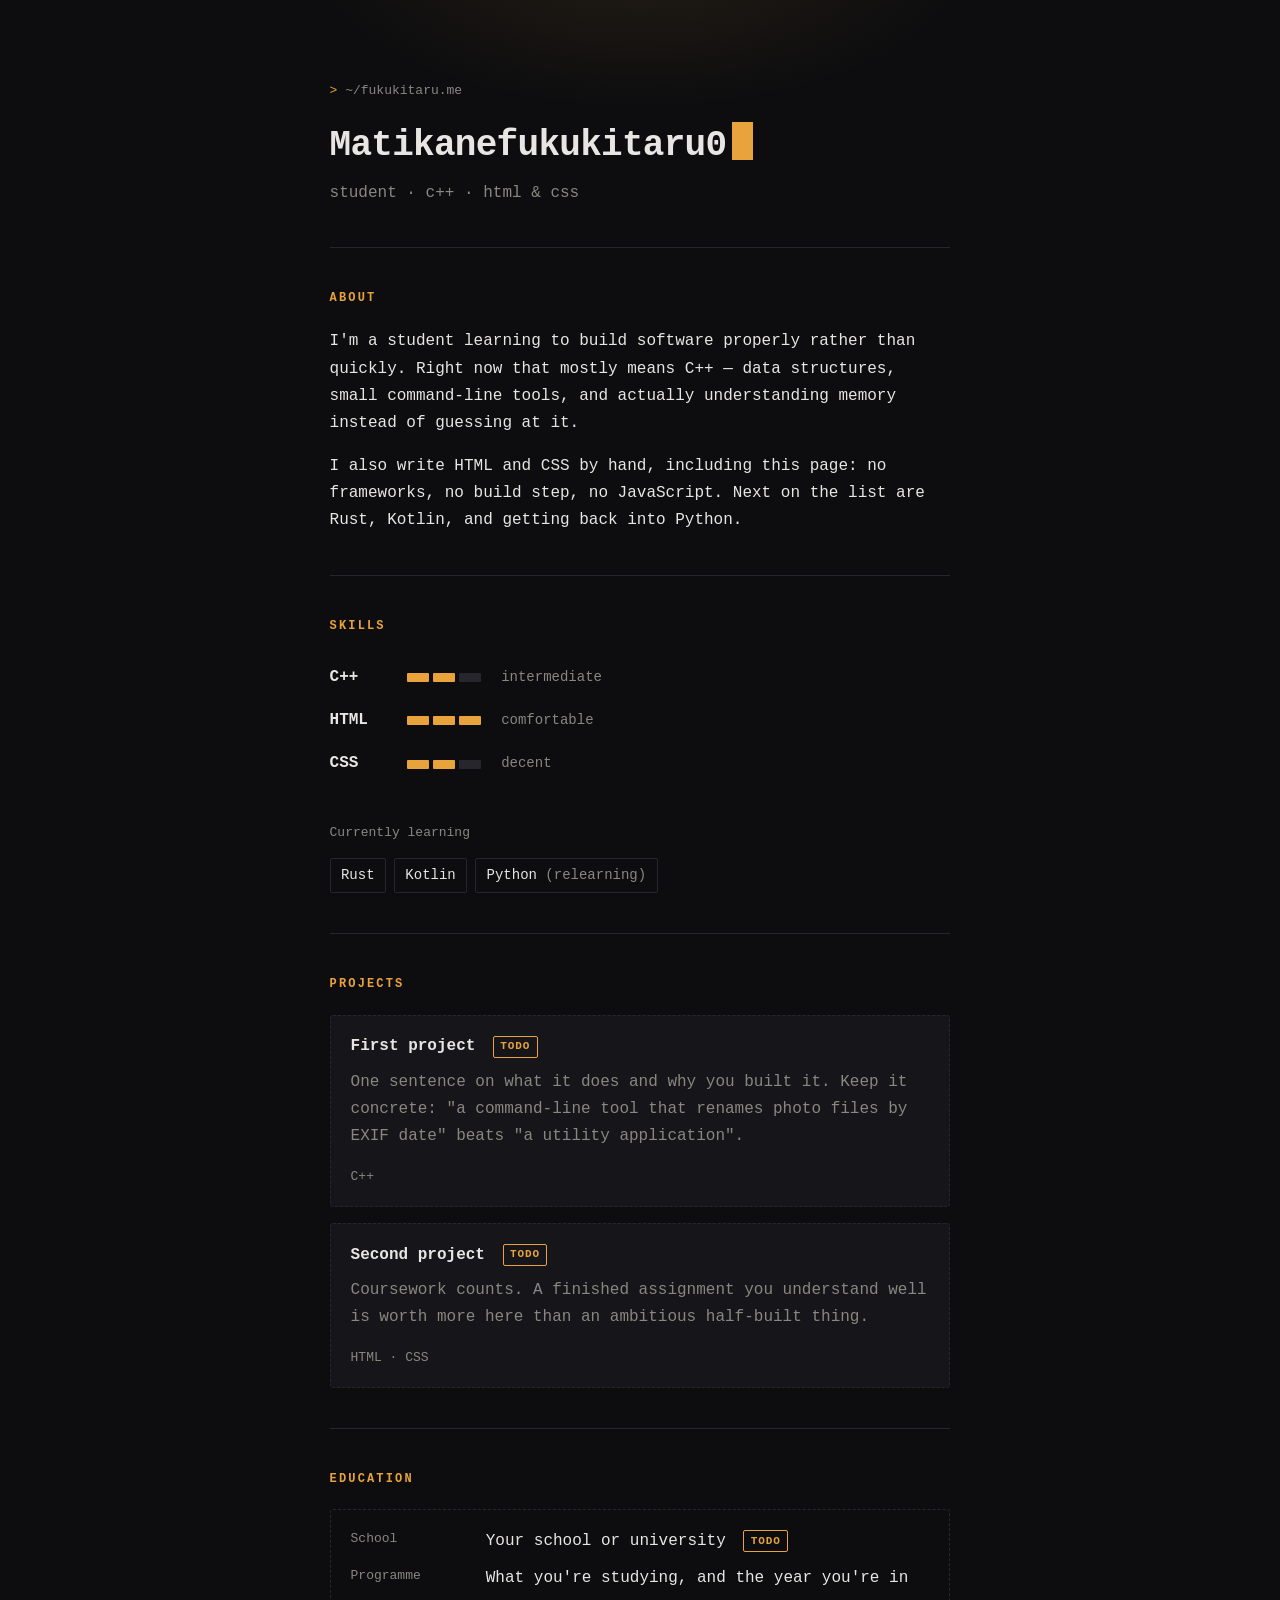
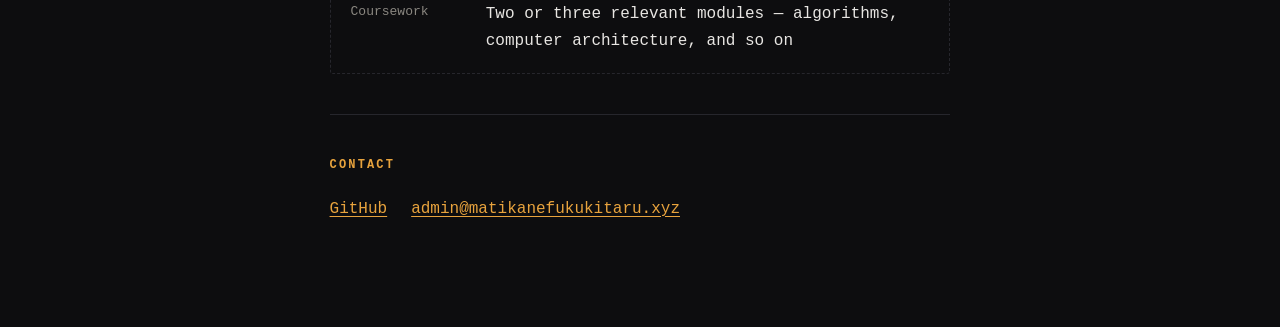
<file: index.html>
<!doctype html>
<html lang="en">
<head>
<meta charset="utf-8">
<meta name="viewport" content="width=device-width, initial-scale=1">
<title>Matikanefukukitaru0 — student developer</title>
<meta name="description" content="Personal site of Matikanefukukitaru0: a student learning C++, writing HTML and CSS by hand, and picking up Rust, Kotlin and Python.">
<meta name="color-scheme" content="dark">

<!-- Link previews (Discord, Slack, Twitter, etc.) -->
<meta property="og:type" content="website">
<meta property="og:title" content="Matikanefukukitaru0 — student developer">
<meta property="og:description" content="Student. C++, HTML and CSS. Learning Rust, Kotlin and Python.">
<meta property="og:url" content="https://fukukitaru.me/">
<meta name="twitter:card" content="summary">

<link rel="icon" href="/favicon.svg" type="image/svg+xml">
<link rel="stylesheet" href="/style.css">
</head>
<body>

<a class="skip" href="#main">Skip to content</a>

<div class="wrap">

  <header class="hero">
    <p class="prompt" aria-hidden="true">~/fukukitaru.me</p>
    <h1>Matikanefukukitaru0<span class="caret" aria-hidden="true"></span></h1>
    <p class="tagline">student &middot; c++ &middot; html &amp; css</p>
  </header>

  <main id="main">

    <section class="section" aria-labelledby="about-h">
      <h2 class="label" id="about-h">About</h2>
      <p>
        I'm a student learning to build software properly rather than quickly.
        Right now that mostly means C++ &mdash; data structures, small
        command-line tools, and actually understanding memory instead of
        guessing at it.
      </p>
      <p>
        I also write HTML and CSS by hand, including this page: no frameworks,
        no build step, no JavaScript. Next on the list are Rust, Kotlin, and
        getting back into Python.
      </p>
    </section>

    <section class="section" aria-labelledby="skills-h">
      <h2 class="label" id="skills-h">Skills</h2>

      <!--
        The meter is decorative; the word on the right is the real statement.
        To change a level, add or remove class="on" from the <i> segments.
        1 of 3 = learning, 2 of 3 = working knowledge, 3 of 3 = comfortable.
      -->
      <ul class="skills">
        <li class="skill">
          <span class="skill-name">C++</span>
          <span class="meter" aria-hidden="true"><i class="on"></i><i class="on"></i><i></i></span>
          <span class="skill-note">intermediate</span>
        </li>
        <li class="skill">
          <span class="skill-name">HTML</span>
          <span class="meter" aria-hidden="true"><i class="on"></i><i class="on"></i><i class="on"></i></span>
          <span class="skill-note">comfortable</span>
        </li>
        <li class="skill">
          <span class="skill-name">CSS</span>
          <span class="meter" aria-hidden="true"><i class="on"></i><i class="on"></i><i></i></span>
          <span class="skill-note">decent</span>
        </li>
      </ul>

      <h3 class="sub">Currently learning</h3>
      <ul class="chips">
        <li>Rust</li>
        <li>Kotlin</li>
        <li>Python <span class="chip-note">(relearning)</span></li>
      </ul>
    </section>

    <section class="section" aria-labelledby="projects-h">
      <h2 class="label" id="projects-h">Projects</h2>

      <!--
        ======================= READ ME =======================
        Replace both cards below with real projects, or delete
        this whole <section> until you have something to show.
        Two cards that say TODO are better than fake projects,
        but worse than no section at all.

        Template for a new card:

        <article class="card">
          <h3 class="card-title">
            <a href="https://github.com/Matikanefukukitaru0/REPO">Project name</a>
          </h3>
          <p>One sentence: what it does and why you built it.</p>
          <p class="stack">C++ &middot; CMake</p>
        </article>
        =======================================================
      -->

      <article class="card todo">
        <h3 class="card-title">First project <span class="badge">TODO</span></h3>
        <p>
          One sentence on what it does and why you built it. Keep it concrete:
          "a command-line tool that renames photo files by EXIF date" beats
          "a utility application".
        </p>
        <p class="stack">C++</p>
      </article>

      <article class="card todo">
        <h3 class="card-title">Second project <span class="badge">TODO</span></h3>
        <p>
          Coursework counts. A finished assignment you understand well is worth
          more here than an ambitious half-built thing.
        </p>
        <p class="stack">HTML &middot; CSS</p>
      </article>
    </section>

    <section class="section" aria-labelledby="edu-h">
      <h2 class="label" id="edu-h">Education</h2>
      <!-- Fill in school, programme and years. Drop the "todo" class once real. -->
      <dl class="facts todo">
        <dt>School</dt>
        <dd>Your school or university <span class="badge">TODO</span></dd>
        <dt>Programme</dt>
        <dd>What you're studying, and the year you're in</dd>
        <dt>Coursework</dt>
        <dd>Two or three relevant modules &mdash; algorithms, computer architecture, and so on</dd>
      </dl>
    </section>

  </main>

  <footer class="footer">
    <h2 class="label">Contact</h2>
    <ul class="links">
      <li><a href="https://github.com/Matikanefukukitaru0">GitHub</a></li>
      <li><a href="mailto:admin@matikanefukukitaru.xyz">admin@matikanefukukitaru.xyz</a></li>
    </ul>
  </footer>

</div>

</body>
</html>
</file>
<file: style.css>
/* ---------------------------------------------------------------
   fukukitaru.me — one stylesheet, no dependencies.
   Every colour and size worth touching is a variable below.
   --------------------------------------------------------------- */

:root {
  --bg:      #0d0d0f;   /* page background      */
  --surface: #15151a;   /* cards                */
  --text:    #e8e6e3;   /* body text            */
  --muted:   #8a8780;   /* secondary text       */
  --line:    #26262c;   /* hairlines, empty meter segments */
  --accent:  #e8a33d;   /* amber — the only accent colour */

  /* System monospace: zero network requests, renders instantly.
     Want JetBrains Mono instead? Add its <link> in index.html and
     put "JetBrains Mono" at the front of this list. */
  --mono: ui-monospace, "SF Mono", SFMono-Regular, "JetBrains Mono",
          Menlo, Consolas, "Liberation Mono", monospace;

  --measure: 68ch;      /* comfortable reading width */
}

*, *::before, *::after { box-sizing: border-box; }

html { -webkit-text-size-adjust: 100%; }

body {
  margin: 0;
  background: var(--bg);
  color: var(--text);
  font: 400 16px/1.7 var(--mono);
  /* Faint glow behind the top of the page. Fixed so it never tiles. */
  background-image: radial-gradient(
    60ch 28ch at 50% -6ch,
    rgba(232, 163, 61, 0.10),
    transparent 70%
  );
  background-repeat: no-repeat;
}

.wrap {
  max-width: var(--measure);
  margin-inline: auto;
  padding: 0 1rem 4rem;
}

/* --- Skip link: hidden until keyboard-focused ------------------ */

.skip {
  position: absolute;
  left: -9999px;
}
.skip:focus {
  left: 1rem;
  top: 1rem;
  z-index: 10;
  padding: 0.5rem 0.75rem;
  background: var(--surface);
  border: 1px solid var(--accent);
  color: var(--text);
  text-decoration: none;
}

/* --- Header ---------------------------------------------------- */

.hero {
  padding: 5rem 0 2.5rem;
}

.prompt {
  margin: 0 0 1.25rem;
  color: var(--muted);
  font-size: 0.8125rem;
}
.prompt::before {
  content: "> ";
  color: var(--accent);
}

h1 {
  margin: 0;
  /* The handle is long — let it scale down on narrow screens
     instead of overflowing. */
  font-size: clamp(1.5rem, 7vw, 2.25rem);
  font-weight: 600;
  letter-spacing: -0.02em;
  line-height: 1.2;
  overflow-wrap: break-word;
}

.caret {
  display: inline-block;
  width: 0.6em;
  height: 1.05em;
  margin-left: 0.15em;
  background: var(--accent);
  vertical-align: -0.12em;
  animation: blink 1.2s step-end infinite;
}

@keyframes blink {
  50% { opacity: 0; }
}

.tagline {
  margin: 0.75rem 0 0;
  color: var(--muted);
}

/* --- Sections -------------------------------------------------- */

.section,
.footer {
  padding: 2.5rem 0;
  border-top: 1px solid var(--line);
}

.label {
  margin: 0 0 1.25rem;
  color: var(--accent);
  font-size: 0.75rem;
  font-weight: 600;
  letter-spacing: 0.18em;
  text-transform: uppercase;
}

.sub {
  margin: 2.25rem 0 0.9rem;
  color: var(--muted);
  font-size: 0.8125rem;
  font-weight: 400;
}

p { margin: 0 0 1rem; }
p:last-child { margin-bottom: 0; }

/* --- Links ----------------------------------------------------- */

a {
  color: var(--accent);
  text-decoration-thickness: 1px;
  text-underline-offset: 0.2em;
  transition: text-underline-offset 120ms ease;
}
a:hover { text-underline-offset: 0.35em; }

:focus-visible {
  outline: 2px solid var(--accent);
  outline-offset: 3px;
}

/* --- Skills ---------------------------------------------------- */

.skills {
  margin: 0;
  padding: 0;
  list-style: none;
}

.skill {
  display: grid;
  grid-template-columns: 6ch auto 1fr;
  gap: 0 1.25rem;
  align-items: center;
  padding: 0.5rem 0;
}

.skill-name { font-weight: 600; }

.skill-note {
  color: var(--muted);
  font-size: 0.875rem;
}

.meter {
  display: inline-flex;
  gap: 4px;
}
.meter i {
  width: 22px;
  height: 9px;
  background: var(--line);
  border-radius: 1px;
}
.meter i.on { background: var(--accent); }

/* --- Chips ----------------------------------------------------- */

.chips {
  display: flex;
  flex-wrap: wrap;
  gap: 0.5rem;
  margin: 0;
  padding: 0;
  list-style: none;
}
.chips li {
  padding: 0.3rem 0.65rem;
  border: 1px solid var(--line);
  border-radius: 2px;
  color: var(--text);
  font-size: 0.875rem;
}
.chip-note { color: var(--muted); }

/* --- Project cards --------------------------------------------- */

.card {
  padding: 1.1rem 1.25rem;
  margin-bottom: 1rem;
  background: var(--surface);
  border: 1px solid var(--line);
  border-radius: 3px;
  transition: border-color 120ms ease;
}
.card:last-child { margin-bottom: 0; }
.card:hover { border-color: #3a3a44; }

.card-title {
  margin: 0 0 0.5rem;
  font-size: 1rem;
  font-weight: 600;
}

.stack {
  margin: 0.75rem 0 0;
  color: var(--muted);
  font-size: 0.8125rem;
}

/* --- Education facts ------------------------------------------- */

.facts {
  display: grid;
  grid-template-columns: 12ch 1fr;
  gap: 0.6rem 1.25rem;
  margin: 0;
}
.facts dt {
  color: var(--muted);
  font-size: 0.8125rem;
}
.facts dd { margin: 0; }

/* The dashed placeholder box needs its own border and padding, otherwise
   the text sits directly on the dashes. */
.facts.todo {
  padding: 1.1rem 1.25rem;
  border: 1px dashed var(--line);
  border-radius: 3px;
}

/* --- Unfinished content ----------------------------------------
   Anything still carrying .todo is placeholder text. Remove the
   class (and the <span class="badge">) once it says something real. */

.todo {
  border-style: dashed;
  color: var(--muted);
}
.todo .card-title,
.todo dd { color: var(--text); }

.badge {
  display: inline-block;
  margin-left: 0.5rem;
  padding: 0.05rem 0.4rem;
  border: 1px solid var(--accent);
  border-radius: 2px;
  color: var(--accent);
  font-size: 0.6875rem;
  font-weight: 600;
  letter-spacing: 0.08em;
  vertical-align: 0.1em;
}

/* --- Footer ---------------------------------------------------- */

.links {
  display: flex;
  flex-wrap: wrap;
  gap: 0.5rem 1.5rem;
  margin: 0;
  padding: 0;
  list-style: none;
}

.fineprint {
  margin: 2rem 0 0;
  color: var(--muted);
  font-size: 0.75rem;
}

/* --- 404 ------------------------------------------------------- */

.notfound {
  padding: 6rem 0 2.5rem;
  border: 0;
}
.notfound h1 { font-size: clamp(2.5rem, 12vw, 4rem); }

/* --- Narrow screens -------------------------------------------- */

@media (max-width: 30rem) {
  .hero { padding-top: 3.5rem; }

  /* Stack the meter under the name so nothing gets squeezed. */
  .skill {
    grid-template-columns: 1fr auto;
    gap: 0.35rem 1rem;
  }
  .skill-name { grid-row: 1; grid-column: 1; }
  .skill-note { grid-row: 1; grid-column: 2; text-align: right; }
  .meter      { grid-row: 2; grid-column: 1 / -1; }

  .facts { grid-template-columns: 1fr; gap: 0.2rem; }
  .facts dd { margin-bottom: 0.8rem; }
  .facts dd:last-of-type { margin-bottom: 0; }
}

/* --- Respect reduced-motion ------------------------------------ */

@media (prefers-reduced-motion: reduce) {
  *, *::before, *::after {
    animation: none !important;
    transition: none !important;
  }
}
</file>
